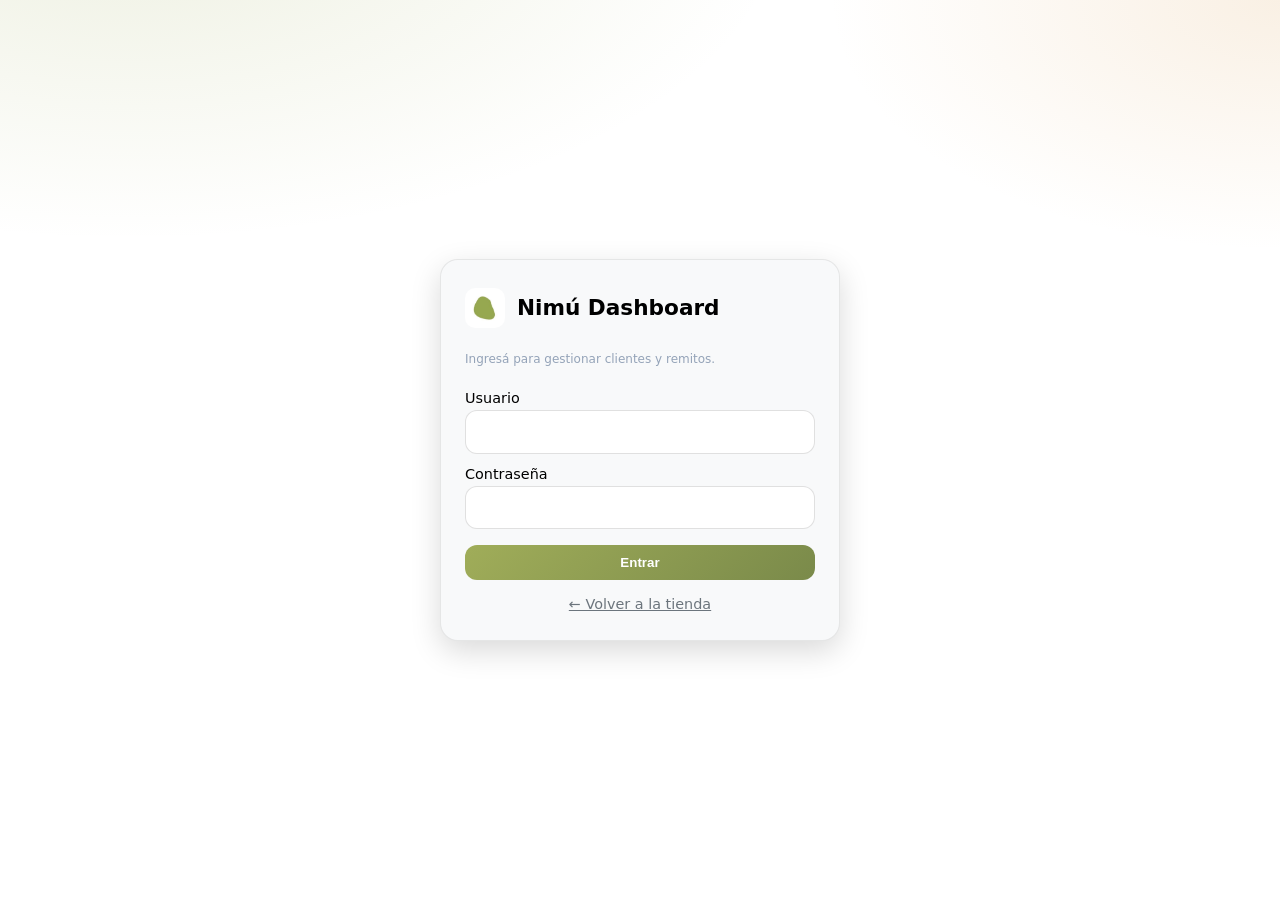
<file: dashboard.html>
<!DOCTYPE html>
<html lang="es">
<head>
  <meta charset="utf-8" />
  <meta name="viewport" content="width=device-width, initial-scale=1, viewport-fit=cover" />
  <title>Nimú — Dashboard</title>
  <link rel="icon" type="image/jpeg" href="imgs/nimuicon.jpg">
  <link rel="stylesheet" href="styles.css">
  <link rel="stylesheet" href="dashboard.css?v=22">
</head>
<body class="dash-body">
  <section id="loginView" class="dash-login">
    <form id="loginForm" class="dash-login-card" autocomplete="on">
      <div class="dash-login-brand">
        <img src="imgs/nimuicon.jpg" alt="" class="dash-login-icon" />
        <h1>Nimú Dashboard</h1>
      </div>
      <p class="muted">Ingresá para gestionar clientes y remitos.</p>
      <label class="dash-field">
        <span>Usuario</span>
        <input id="loginUser" name="username" type="text" autocomplete="username" required />
      </label>
      <label class="dash-field">
        <span>Contraseña</span>
        <input id="loginPass" name="password" type="password" autocomplete="current-password" required />
      </label>
      <p id="loginError" class="dash-error" hidden></p>
      <button type="submit" class="btn primary dash-login-btn">Entrar</button>
      <a class="dash-back-store" href="index.html">← Volver a la tienda</a>
    </form>
  </section>

  <div id="appShell" class="dash-shell is-hidden" hidden>
    <header class="dash-top">
      <div class="dash-top-brand">
        <img src="imgs/nimuicon.jpg" alt="" class="dash-top-icon" />
        <strong>Dashboard</strong>
      </div>
      <nav class="dash-nav" aria-label="Secciones">
        <button type="button" class="dash-nav-btn is-active" data-view="clients">Clientes</button>
        <button type="button" class="dash-nav-btn" data-view="slider">Slider</button>
      </nav>
      <div class="dash-top-actions">
        <label class="dash-place-label">
          <span class="muted">Lugar</span>
          <select id="placeSelect" class="select" aria-label="Lugar"></select>
        </label>
        <button type="button" class="btn" id="logoutBtn">Salir</button>
      </div>
    </header>

    <main class="dash-main">
      <!-- Lista clientes -->
      <section id="clientsView" class="dash-panel">
        <div class="dash-toolbar">
          <h2>Clientes</h2>
          <div class="dash-toolbar-actions">
            <input id="clientSearch" type="search" class="dash-search" placeholder="Buscar por nombre, teléfono o código…" />
            <button type="button" class="btn primary" id="newRemitoBtn">Nuevo remito</button>
          </div>
        </div>
        <p id="clientsStatus" class="muted dash-status"></p>
        <div class="dash-table-wrap">
          <table class="dash-table" id="clientsTable">
            <thead>
              <tr>
                <th>Código</th>
                <th>Nombre</th>
                <th>Teléfono</th>
                <th>Localidad</th>
                <th></th>
              </tr>
            </thead>
            <tbody id="clientsBody"></tbody>
          </table>
        </div>
      </section>

      <!-- Detalle cliente -->
      <section id="clientDetailView" class="dash-panel" hidden>
        <div class="dash-toolbar">
          <button type="button" class="linkbtn" id="backToClientsBtn">← Clientes</button>
          <button type="button" class="btn primary" id="remitoFromClientBtn">Agregar pedido / remito</button>
        </div>
        <div id="clientDetailCard" class="dash-detail-card"></div>
        <h3 class="dash-section-title">Pedidos asociados</h3>
        <p id="ordersStatus" class="muted dash-status"></p>
        <div id="ordersList" class="dash-orders"></div>
      </section>

      <!-- Remito -->
      <section id="remitoView" class="dash-panel" hidden>
        <div class="dash-toolbar">
          <button type="button" class="linkbtn" id="backFromRemitoBtn">← Volver</button>
          <h2 id="remitoTitle">Nuevo remito</h2>
        </div>

        <div class="dash-remito-grid">
          <fieldset class="dash-fieldset">
            <legend>Cliente</legend>
            <label class="dash-check">
              <input type="checkbox" id="remitoNewClient" />
              Cliente no está en la tienda (cargar datos manualmente)
            </label>
            <div id="remitoExistingWrap">
              <p id="remitoClientSummary" class="dash-client-summary muted">Seleccioná un cliente desde la lista, o marcá cliente nuevo.</p>
            </div>
            <div id="remitoNewFields" hidden>
              <label class="dash-field"><span>Nombre *</span><input id="remitoName" type="text" /></label>
              <label class="dash-field"><span>Apodo</span><input id="remitoNickname" type="text" placeholder="Cómo la saludamos (ej. Ana)" /></label>
              <label class="dash-field"><span>Dirección</span><input id="remitoAddress" type="text" /></label>
              <label class="dash-field"><span>Barrio / Localidad</span><input id="remitoArea" type="text" /></label>
              <label class="dash-field"><span>DNI</span><input id="remitoDni" type="text" inputmode="numeric" /></label>
            </div>
            <label class="dash-field">
              <span>Teléfono WhatsApp *</span>
              <input id="remitoPhone" type="tel" inputmode="tel" placeholder="Ej. 3425123456" />
            </label>
            <p id="remitoPhoneHint" class="muted dash-hint"></p>
            <label class="dash-field">
              <span>Notas / observaciones</span>
              <textarea id="remitoNotes" rows="2"></textarea>
            </label>
            <label class="dash-field" id="remitoZoneWrap">
              <span>Entrega</span>
              <select id="remitoZone" class="select"></select>
            </label>
          </fieldset>

          <fieldset class="dash-fieldset">
            <legend>Productos</legend>
            <div class="dash-product-add">
              <div class="dash-product-search">
                <input id="remitoProductSearch" type="search" class="dash-search" placeholder="Buscar por código o nombre…" autocomplete="off" autocorrect="off" autocapitalize="off" spellcheck="false" enterkeyhint="search" />
                <ul id="remitoProductSuggest" class="dash-suggest" hidden></ul>
              </div>
              <input id="remitoQty" type="number" min="1" value="1" class="dash-qty" aria-label="Cantidad" />
              <button type="button" class="btn primary" id="remitoAddProductBtn">Agregar</button>
            </div>
            <p id="catalogStatus" class="muted dash-status"></p>
            <div class="dash-table-wrap">
              <table class="dash-table" id="remitoItemsTable">
                <thead>
                  <tr>
                    <th>Producto</th>
                  </tr>
                </thead>
                <tbody id="remitoItemsBody"></tbody>
              </table>
            </div>
            <div class="dash-totals-box">
              <div class="row"><span>Subtotal</span><strong id="remitoSubtotal">$0</strong></div>
              <div class="row"><span>Descuento</span><strong id="remitoDiscount">$0</strong></div>
              <div class="row"><span>Envío</span><strong id="remitoShipping">$0</strong></div>
              <div class="row"><span>Total</span><strong id="remitoTotal">$0</strong></div>
            </div>
          </fieldset>
        </div>

        <div class="dash-remito-actions">
          <p id="remitoError" class="dash-error" hidden></p>
          <button type="button" class="btn primary" id="remitoSubmitBtn">Guardar y enviar por WhatsApp</button>
        </div>
      </section>

      <!-- Slider por lugar -->
      <section id="sliderView" class="dash-panel" hidden>
        <div class="dash-toolbar">
          <h2>Slider — <span id="sliderPlaceLabel">Santa Fe</span></h2>
        </div>
        <p class="muted dash-status">Máximo 7 imágenes (JPG/PNG/WEBP/GIF, hasta 8 MB). Al reemplazar un slot se pisa el archivo anterior. Editá un lugar a la vez con el selector de arriba.</p>
        <p id="sliderStatus" class="muted dash-status"></p>
        <div class="dash-slider-wrap">
          <div id="sliderSlots" class="dash-slider-slots"></div>
          <div id="sliderBusyOverlay" class="dash-slider-overlay is-hidden" hidden aria-live="polite">
            <div class="dash-slider-overlay-card">
              <div class="dash-spinner" aria-hidden="true"></div>
              <p id="sliderBusyLabel" class="dash-slider-overlay-label">Procesando…</p>
            </div>
          </div>
        </div>
      </section>
    </main>
  </div>

  <dialog id="appModal" class="app-modal" aria-labelledby="appModalMessage">
    <div class="app-modal-panel">
      <p id="appModalMessage" class="app-modal-message"></p>
      <div class="app-modal-actions">
        <button type="button" class="btn app-modal-cancel" id="appModalCancel" hidden>Cancelar</button>
        <button type="button" class="btn primary app-modal-ok" id="appModalOk">Aceptar</button>
      </div>
    </div>
  </dialog>

  <script src="js/config.js?v=22"></script>
  <script src="js/catalog.js?v=22"></script>
  <script src="js/orders-api.js?v=22"></script>
  <script src="js/slider-api.js?v=16"></script>
  <script src="js/whatsapp.js?v=20"></script>
  <script src="js/dashboard.js?v=25"></script>
</body>
</html>
</file>
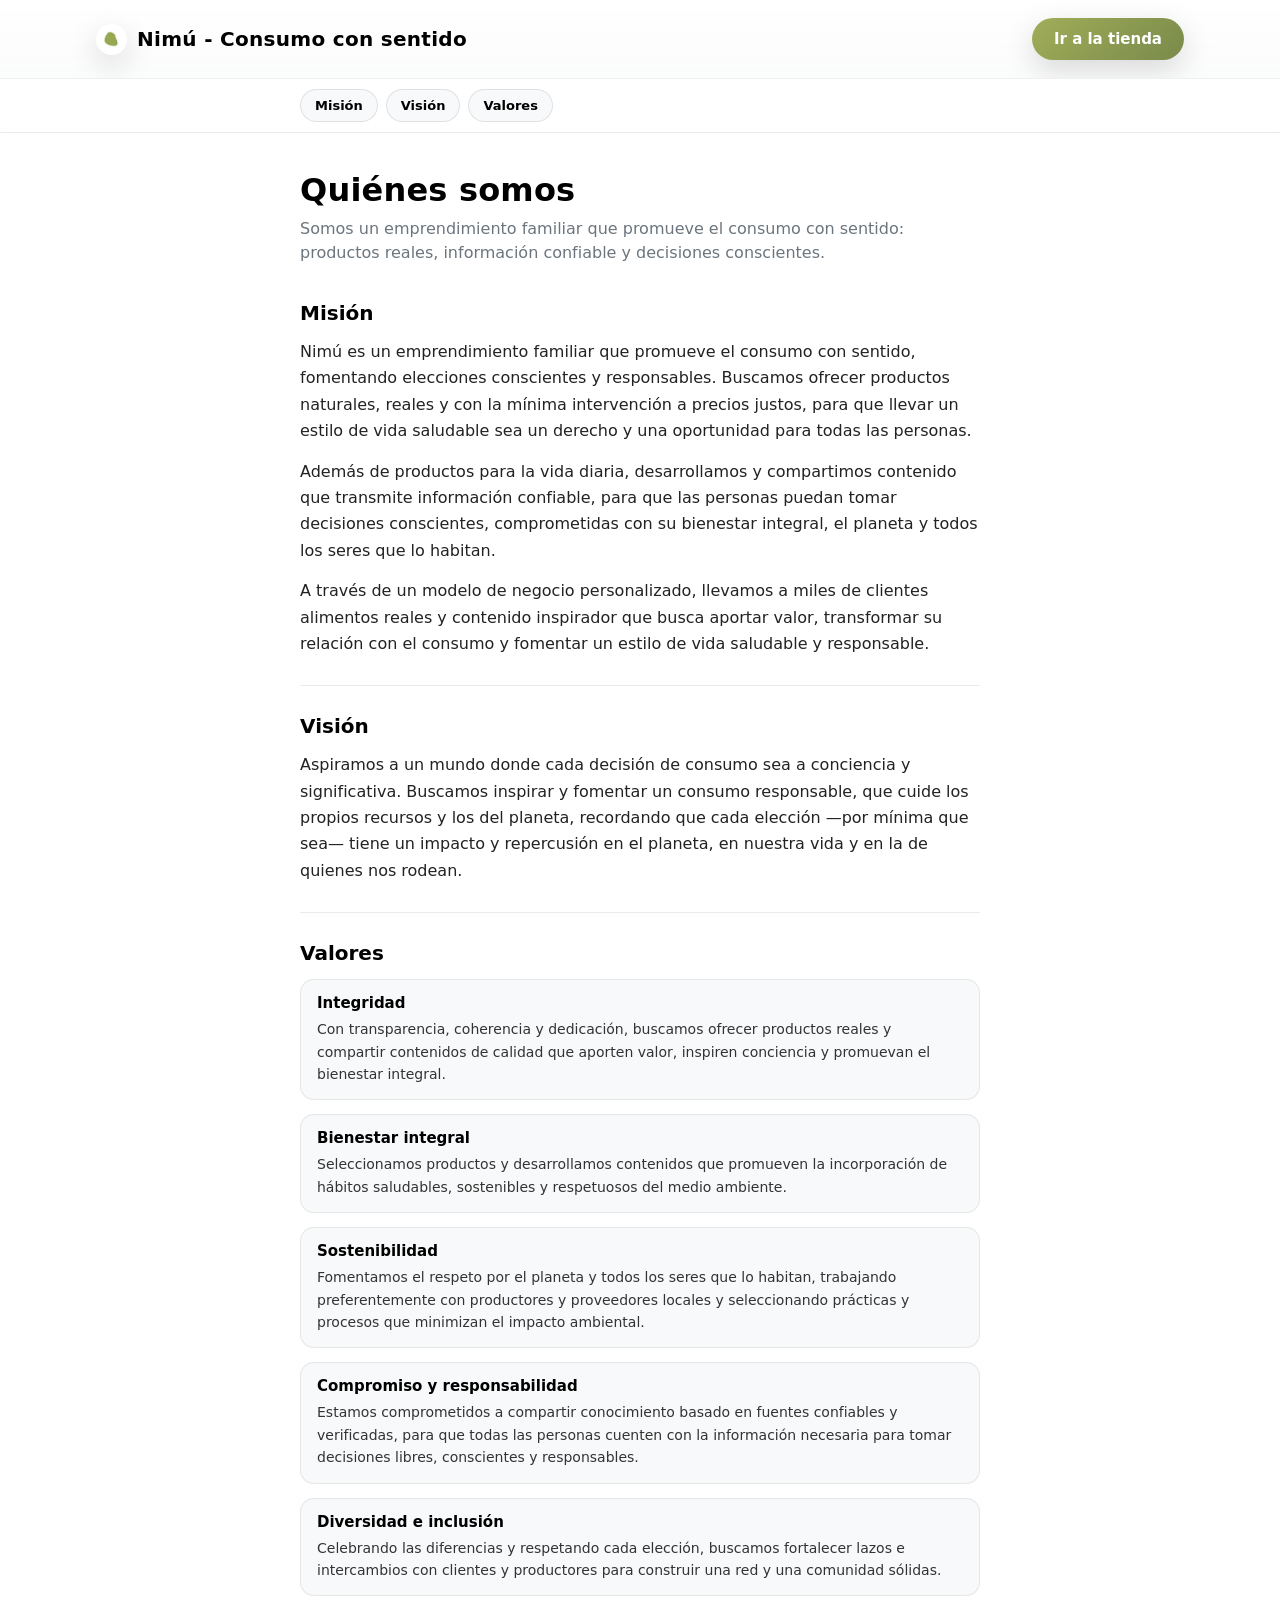
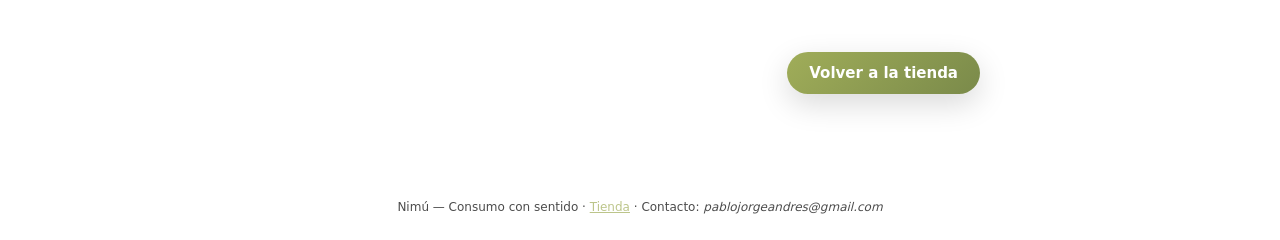
<file: quienes-somos.html>
<!DOCTYPE html>
<html lang="es">
<head>
  <meta charset="utf-8" />
  <meta name="viewport" content="width=device-width, initial-scale=1, viewport-fit=cover" />
  <title>Quiénes somos — Nimú</title>
  <meta name="description" content="Misión, visión y valores de Nimú: consumo con sentido, productos reales y bienestar integral." />
  <link rel="icon" type="image/jpeg" href="imgs/nimuicon.jpg">
  <link rel="stylesheet" href="styles.css?v=26">
</head>
<body class="about-body">
  <header class="about-header">
    <div class="container">
      <div class="row about-header-row">
        <div class="brand">
          <a href="index.html" aria-label="Volver a la tienda Nimú">
            <i><img src="imgs/nimuicon.jpg" alt="" class="brand-icon"></i>
            <span>Nimú - Consumo con sentido</span>
          </a>
        </div>
        <a class="about-cta about-header-cta" href="index.html">Ir a la tienda</a>
      </div>
    </div>
    <nav class="about-toc" aria-label="Secciones">
      <div class="about-toc-inner">
        <a href="#mision">Misión</a>
        <a href="#vision">Visión</a>
        <a href="#valores">Valores</a>
      </div>
    </nav>
  </header>

  <main class="about-main">
    <div class="about-hero">
      <h1>Quiénes somos</h1>
      <p>Somos un emprendimiento familiar que promueve el consumo con sentido: productos reales, información confiable y decisiones conscientes.</p>
    </div>

    <section id="mision" class="about-section">
      <h2>Misión</h2>
      <p>Nimú es un emprendimiento familiar que promueve el consumo con sentido, fomentando elecciones conscientes y responsables. Buscamos ofrecer productos naturales, reales y con la mínima intervención a precios justos, para que llevar un estilo de vida saludable sea un derecho y una oportunidad para todas las personas.</p>
      <p>Además de productos para la vida diaria, desarrollamos y compartimos contenido que transmite información confiable, para que las personas puedan tomar decisiones conscientes, comprometidas con su bienestar integral, el planeta y todos los seres que lo habitan.</p>
      <p>A través de un modelo de negocio personalizado, llevamos a miles de clientes alimentos reales y contenido inspirador que busca aportar valor, transformar su relación con el consumo y fomentar un estilo de vida saludable y responsable.</p>
    </section>

    <section id="vision" class="about-section">
      <h2>Visión</h2>
      <p>Aspiramos a un mundo donde cada decisión de consumo sea a conciencia y significativa. Buscamos inspirar y fomentar un consumo responsable, que cuide los propios recursos y los del planeta, recordando que cada elección —por mínima que sea— tiene un impacto y repercusión en el planeta, en nuestra vida y en la de quienes nos rodean.</p>
    </section>

    <section id="valores" class="about-section">
      <h2>Valores</h2>
      <ul class="about-values">
        <li>
          <strong>Integridad</strong>
          <span>Con transparencia, coherencia y dedicación, buscamos ofrecer productos reales y compartir contenidos de calidad que aporten valor, inspiren conciencia y promuevan el bienestar integral.</span>
        </li>
        <li>
          <strong>Bienestar integral</strong>
          <span>Seleccionamos productos y desarrollamos contenidos que promueven la incorporación de hábitos saludables, sostenibles y respetuosos del medio ambiente.</span>
        </li>
        <li>
          <strong>Sostenibilidad</strong>
          <span>Fomentamos el respeto por el planeta y todos los seres que lo habitan, trabajando preferentemente con productores y proveedores locales y seleccionando prácticas y procesos que minimizan el impacto ambiental.</span>
        </li>
        <li>
          <strong>Compromiso y responsabilidad</strong>
          <span>Estamos comprometidos a compartir conocimiento basado en fuentes confiables y verificadas, para que todas las personas cuenten con la información necesaria para tomar decisiones libres, conscientes y responsables.</span>
        </li>
        <li>
          <strong>Diversidad e inclusión</strong>
          <span>Celebrando las diferencias y respetando cada elección, buscamos fortalecer lazos e intercambios con clientes y productores para construir una red y una comunidad sólidas.</span>
        </li>
      </ul>
    </section>

    <div class="about-actions">
      <a class="about-cta" href="index.html">Volver a la tienda</a>
    </div>
  </main>

  <footer>
    Nimú — Consumo con sentido · <a href="index.html">Tienda</a> · Contacto: <em>pablojorgeandres@gmail.com</em>
  </footer>
</body>
</html>
</file>
<file: styles.css>
:root{
  --bg:#ffffff;           /* blanco */
  --panel:#f8f9fa;        /* gris muy claro */
  --soft:#e9ecef;         /* gris claro */
  --muted:#6c757d;        /* gris medio */
  --text:#000000;         /* negro */
  --accent:#a0ad59;       /* verde */
  --accent-2:#e5bb84;     /* beige */
  --danger:#dc3545;       /* rojo */
  --shadow: 0 10px 30px rgba(0,0,0,.15);
  --radius: 18px;
  /* Altura del <header> del sitio; la pone JS (sticky bar del listado en ≥562px) */
  --nim-site-header-h: 220px;
}

/* Fix para over-scroll background */
html{
  background: var(--bg);
  overscroll-behavior: none;
  /* iOS Safari fix */
  -webkit-overflow-scrolling: touch;
}

*{box-sizing:border-box}
body{
  margin:0; font-family: system-ui, -apple-system, Segoe UI, Roboto, Ubuntu, Cantarell, "Helvetica Neue", Arial, "Noto Sans", sans-serif;
  background: var(--bg);
  color:var(--text);
  min-height:100dvh;
  overscroll-behavior-y: contain;
  /* iOS bounce fix adicional */
  -webkit-overflow-scrolling: touch;
  position: relative;
}
header{
  position:sticky; top:0; z-index:20;
  backdrop-filter: blur(8px);
  background: linear-gradient(180deg, rgba(255,255,255,.95), rgba(248,249,250,.9));
  border-bottom: 1px solid rgba(0,0,0,.08);
}

/* Top ticker / telebús */
.top-ticker{
  --ticker-h: 34px;
  background:#111;
  color:#fff;
  overflow:hidden;
  height:var(--ticker-h);
  line-height:var(--ticker-h);
  transition:height .28s ease, opacity .2s ease;
  border-bottom:1px solid rgba(255,255,255,.06);
}
.top-ticker.is-collapsed,
.top-ticker.is-place-hidden{
  height:0;
  opacity:0;
  border-bottom-width:0;
  pointer-events:none;
}
.top-ticker-track{
  display:flex;
  width:max-content;
  gap:10rem;
  animation:nim-ticker 55s linear infinite;
  will-change:transform;
}
.top-ticker-group{
  display:flex;
  align-items:center;
  gap:10rem;
  padding:0;
  white-space:nowrap;
  font-size:12px;
  font-weight:600;
  letter-spacing:.03em;
}
@keyframes nim-ticker{
  from{ transform:translateX(0); }
  to{ transform:translateX(-50%); }
}
@media (prefers-reduced-motion: reduce){
  .top-ticker-track{ animation:none; }
}

/* Contenido de cabecera que se pega al header */
.header-content{
  position: sticky;
  top: 110px;
  z-index: 15;
  padding: 12px 0;
  margin-bottom: 8px;
}

/* Listado de productos: en móvil sin sticky (el botón Categorías usa anclaje JS <562px). */
#productList .header-content{
  position: relative;
  top: auto;
  z-index: auto;
}

/* Desktop ≥562px: sticky bajo el header; sin capa visual extra (mismo padding/altura que .header-content) */
@media (min-width: 562px){
  #productList .header-content{
    position: sticky;
    top: var(--nim-site-header-h, 220px);
    z-index: 18;
  }
}

.header-content .container{
  display: flex;
  align-items: center;
  justify-content: space-between;
  gap: 12px;
  flex-wrap: wrap;
}

.header-content .nav-left{
  display: flex;
  align-items: center;
  gap: 8px;
  flex-wrap: wrap;
}

.header-content .nav-title{
  font-weight: 800;
  font-size: 18px;
  color: var(--text);
  margin: 0;
}

.header-content .nav-subtitle{
  color: var(--muted);
  font-size: 13px;
  margin: 0;
}

.header-content .nav-right{
  display: flex;
  align-items: center;
  gap: 8px;
  flex-wrap: wrap;
}

.header-content .category-name{
  font-weight: 900;
  font-size: 24px;
  color: var(--text);
  margin: 0;
}

/* Botón "Categorías" en listado: al scroll, se ancla a la fila del header (misma línea que el carrito en móvil) */
.back-cats-wrap{
  display: inline-flex;
  align-items: center;
  vertical-align: middle;
}
.back-cats-placeholder{
  display: none;
  flex-shrink: 0;
}
.back-cats-wrap .btn.back-cats-btn{
  flex: 0 0 auto;
}
/* Anclaje al header solo en viewport < 562px (561px inclusive) */
@media (max-width: 561px){
  #backToCatsBtn.is-header-docked{
    position: fixed;
    /* Por encima del header del sitio (z-index 20), por debajo del drawer (40) */
    z-index: 35;
    flex: none;
    margin: 0;
    min-width: min-content;
    background: var(--panel);
    box-shadow: 0 2px 10px rgba(0, 0, 0, 0.12);
  }
}

.container{max-width:1120px; margin:0 auto; padding:18px 16px;}
.row{display:flex; gap:12px; align-items:center; flex-wrap:wrap}
.brand{display:flex; align-items:center; gap:10px; font-weight:800; font-size:20px; letter-spacing:.3px}
.brand i{width:31px; height:31px; border-radius:50%; display:inline-grid; place-items:center; background:white; box-shadow: var(--shadow); overflow:hidden;}
.brand-icon{width:24px; height:24px; object-fit:cover; border-radius:50%;}

.search{flex:1 1 160px; min-width:0; display:flex; gap:8px}
.search.hidden{display:none}
.search input{flex:1; min-width:0; width:100%; padding:12px 14px; border-radius:12px; border:1px solid rgba(0,0,0,.12); background:var(--bg); color:var(--text)}
.search input::placeholder{color:var(--muted)}

.pillbar{display:flex; gap:8px; overflow:auto; scrollbar-width:none; padding:8px 0 4px}
.pill{white-space:nowrap; padding:8px 12px; border-radius:999px; background:var(--panel); border:1px solid rgba(0,0,0,.08); color:var(--muted); cursor:pointer; font-size:14px}
.pill.active{background:linear-gradient(135deg, rgba(160,173,89,.15), rgba(229,187,132,.15)); color:var(--text); border-color:var(--accent)}

main{padding:20px 16px 120px}

/* Tarjetas genéricas */
.grid{max-width:1120px; margin:0 auto; display:grid; grid-template-columns: repeat( auto-fill, minmax(220px, 1fr) ); gap:16px}
.grid .search-result-count{grid-column:1 / -1; margin:0}
.card{background:var(--bg); border:1px solid rgba(0,0,0,.08); border-radius:var(--radius); box-shadow: var(--shadow); display:flex; flex-direction:column; overflow:hidden; justify-content:space-between}
.thumb{aspect-ratio: 4/3; background:var(--panel); display:grid; place-items:center; font-size:46px}
.thumb.hasimg{background-size:cover; background-position:center; font-size:0}
.content{padding:14px; display:flex; flex-direction:column; flex-grow:1}
.title{font-weight:700; font-size:16px; line-height:1.2; margin:0 0 6px}
.desc{color:var(--muted); font-size:13px; min-height:34px; flex-grow:1}
.muted{color:#94a3b8; font-size:12px}
.row-s{display:flex; gap:8px; align-items:center; justify-content:space-between}
select, button, input[type="number"], textarea{background:var(--panel); color:var(--text); border:1px solid rgba(0,0,0,.12); border-radius:12px; padding:10px 12px}
select{width:100%}
.price{font-weight:800}
.box-qty-hint{min-height:1.2em; margin:0 0 4px}
.box-qty-hint:empty{display:none}
.actions{display:flex; gap:8px; margin-top:auto; padding-top:12px}
.btn{flex:1; padding:10px 12px; border-radius:12px; border:1px solid rgba(0,0,0,.12); background:var(--panel); color:var(--text); cursor:pointer}
.btn.primary{background:linear-gradient(135deg,var(--accent),#7a8a4a); color:var(--bg); font-weight:800; border:none}

/* Floating cart button */
.fab{
  display:flex; align-items:center; gap:10px;
  flex-shrink:0;
  background:linear-gradient(135deg,var(--accent),#7a8a4a);
  color:var(--bg); border:none; border-radius:999px;
  padding:12px 16px; font-weight:800; box-shadow: var(--shadow);
  cursor:pointer
}
.fab.hidden{display:none}
.badge{background:var(--text); color:var(--bg); padding:2px 8px; border-radius:999px; font-size:12px; border:1px solid rgba(0,0,0,.18)}

/* Cart drawer */
.drawer{position:fixed; top:0; right:0; bottom:0; width:380px; max-width:100vw; background:var(--bg); border-left:1px solid rgba(0,0,0,.08); transform: translateX(100%); transition:transform .28s ease; z-index:40; display:flex; flex-direction:column}
.drawer.open{transform: translateX(0)}
.drawer header{position:sticky; top:0; background:rgba(255,255,255,.98); padding:14px 16px; display:flex; align-items:center; justify-content:space-between; border-bottom:1px solid rgba(0,0,0,.08)}
.drawer main{flex:1; overflow:auto; padding:12px 12px 140px}
.line{display:grid; grid-template-columns: 1fr auto; gap:8px; align-items:center; padding:12px; border:1px solid rgba(0,0,0,.08); background:var(--panel); border-radius:14px; margin-bottom:10px}
.qty{display:flex; align-items:center; gap:6px}
.qty button{width:28px; height:28px; border-radius:8px}
.remove{background:transparent; color:#fda4af; border:none; cursor:pointer}

/* Aviso colapsable "Importante!" (primer ítem del carrito) */
.line.cart-important{display:flex; flex-direction:column; align-items:stretch; gap:0; grid-template-columns:unset; background:#fff7f4; border-color:rgba(198,40,40,.2)}
.cart-important-head{display:flex; justify-content:space-between; align-items:center; gap:10px; width:100%; margin:0; padding:0; border:none; background:transparent; font:inherit; cursor:pointer; text-align:left}
.cart-important-title{display:flex; align-items:center; gap:6px; font-weight:700; font-size:15px; color:#c62828}
.cart-important-warn{font-size:1.15em; line-height:1; flex-shrink:0; font-style:normal}
.cart-important-chevron{flex-shrink:0; font-size:12px; color:var(--muted); transition:transform .22s ease; line-height:1}
.line.cart-important.is-collapsed .cart-important-chevron{transform:rotate(-90deg)}
.cart-important-body{padding-top:10px; margin-top:8px; border-top:1px solid rgba(0,0,0,.08); font-size:13px; line-height:1.45; color:var(--text)}
.cart-important-body p{margin:0 0 10px}
.cart-important-body p:last-child{margin-bottom:0}
.cart-important-legal{
  font-family: monospace, 'Times New Roman', Times, serif;
  font-size:12px;
  line-height:1.4;
  letter-spacing:0.02em;
  color:#666;
  font-style:normal;
  text-align:left;
}
.cart-important-thanks{text-align:right; margin:0 0 10px}
.cart-important-freeze{
  margin:0 0 10px;
  padding:10px 12px;
  border-radius:10px;
  background:linear-gradient(135deg, rgba(180,255,160,.55), rgba(120,230,140,.4));
  border:1px solid rgba(60,180,90,.35);
  box-shadow:0 0 0 1px rgba(255,255,255,.4) inset;
}
.cart-important-freeze > p{margin:0 0 8px}
.cart-important-freeze > p:last-child{margin-bottom:0}
.cart-important-freeze .cart-important-row{margin:6px 0}
.cart-important-freeze .cart-important-row:first-of-type{margin-top:2px}
.cart-important-accept{margin-top:12px; padding:10px 12px; border-top:none; text-align:left; background:rgba(198,40,40,.07); border:1px solid rgba(198,40,40,.28); border-radius:10px}
.cart-important-accept:has(.cart-important-accept-cb:checked){background:rgba(160,173,89,.14); border-color:rgba(160,173,89,.42)}
.cart-important-accept-label{display:inline-flex; align-items:center; gap:10px; cursor:pointer; font-size:14px; font-weight:700; color:#c62828; user-select:none}
.cart-important-accept:has(.cart-important-accept-cb:checked) .cart-important-accept-label{color:#5d6a2e}
.cart-important-accept-cb{width:22px; height:22px; flex-shrink:0; accent-color:#c62828; cursor:pointer}
.cart-important-accept:has(.cart-important-accept-cb:checked) .cart-important-accept-cb{accent-color:var(--accent)}
.cart-important-row{display:flex; align-items:center; gap:8px; flex-wrap:wrap; margin:6px 0}
.cart-important-row code{flex:1; min-width:0; font-family:ui-monospace,monospace; font-size:12px; background:rgba(0,0,0,.05); padding:4px 8px; border-radius:8px; word-break:break-all}
.cart-important-copy{flex-shrink:0; display:inline-grid; place-items:center; width:32px; height:32px; padding:0; border:1px solid rgba(0,0,0,.1); border-radius:8px; background:var(--bg); cursor:pointer; color:var(--text)}
.cart-important-copy:hover{background:var(--panel)}
.cart-important-copy svg{width:16px; height:16px; display:block; opacity:.85}

.totals{position:fixed; right:0; bottom:0; width:380px; max-width:100vw; background:rgba(255,255,255,.98); border-top:1px solid rgba(0,0,0,.08); padding:12px; display:grid; gap:10px; z-index:50}
.totals .row{justify-content:space-between}
.notes{width:100%; min-height:72px}
.select{width:100%}
/* Campos del carrito: mismo borde y radios */
.drawer main > .line.cart-fields-line > .cart-drawer-field{
  width:100%;
  box-sizing:border-box;
  border:1px solid rgba(0,0,0,.12);
  border-radius:12px;
  min-height:40px;
  padding:10px 12px;
  font-size:14px;
  line-height:1.35;
  background:var(--bg);
  color:var(--text);
}
.drawer main > .line.cart-fields-line > .cart-drawer-field.select,
.drawer main > .line.cart-fields-line > select.cart-drawer-field{
  min-height:44px;
  padding-right:42px;
  -webkit-appearance:none;
  appearance:none;
  background-color:var(--bg);
  background-image:url('data:image/svg+xml;utf8,\
<svg xmlns="http://www.w3.org/2000/svg" viewBox="0 0 24 24" fill="%23cbd5e1"><path d="M7 10l5 5 5-5"/></svg>');
  background-repeat:no-repeat;
  background-position:right 12px center;
  background-size:16px 16px;
}
.drawer main > .line.cart-fields-line > textarea.cart-drawer-field{
  min-height:72px;
  height:auto;
  resize:vertical;
}
.drawer main > .line.cart-fields-line > :not(:first-child){
  margin-top:8px;
}
.zone-map-link-wrap{display:flex; justify-content:flex-end; margin-top:0}
.zone-map-link{font-size:13px; padding:0}
.zone-map-dialog{max-width:min(520px,96vw); padding:0; border:none; border-radius:14px; background:var(--bg); box-shadow:0 12px 40px rgba(0,0,0,.2)}
.zone-map-dialog::backdrop{background:rgba(0,0,0,.45)}
.zone-map-dialog-inner{position:relative; padding:12px; padding-top:40px}
.zone-map-dialog-close{position:absolute; top:8px; right:8px; z-index:1}
.zone-map-dialog img{max-width:100%; height:auto; display:block; border-radius:8px}

/* Modal unificado (alert / confirm) */
.app-modal{
  max-width:min(360px,92vw);
  width:100%;
  padding:0;
  border:none;
  border-radius:14px;
  background:var(--bg);
  box-shadow:0 12px 40px rgba(0,0,0,.2);
}
.app-modal::backdrop{background:rgba(0,0,0,.45)}
.app-modal-panel{padding:24px 20px 20px}
.app-modal-message{
  margin:0 0 20px;
  font-size:15px;
  line-height:1.45;
  color:var(--text);
  white-space:pre-line;
}
.app-modal-actions{display:flex; flex-wrap:wrap; gap:10px; justify-content:flex-end}
.app-modal-actions .btn{min-width:100px}
.app-modal-actions .btn.primary{border:none}

.cta{display:flex; gap:8px}

footer{opacity:.7; text-align:center; padding:26px; font-size:12px}
a{color:#a5f3fc}

/* Place home slider */
.place-slider{
  max-width:1120px;
  margin:0 auto 18px;
  position:relative;
}
.place-slider.is-hidden{display:none}
.place-slider-viewport{
  position:relative;
  overflow:hidden;
  border-radius:16px;
  aspect-ratio:2.4 / 1;
  background:rgba(0,0,0,.04);
}
.place-slider-track{
  display:flex;
  height:100%;
  transition:transform .45s ease;
  will-change:transform;
}
.place-slider-slide{
  flex:0 0 100%;
  width:100%;
  height:100%;
  border:0;
  padding:0;
  margin:0;
  background:transparent;
  cursor:default;
  display:block;
  overflow:hidden;
}
.place-slider-slide.is-clickable{cursor:pointer}
.place-slider-slide img{
  width:100%;
  height:100%;
  object-fit:cover;
  display:block;
  pointer-events:none;
}
.place-slider-arrow{
  position:absolute;
  top:50%;
  left:auto;
  transform:translateY(-50%);
  width:36px;
  height:36px;
  margin:0;
  padding:0;
  border:0;
  border-radius:50%;
  background:rgba(255,255,255,.88);
  color:#222;
  cursor:pointer;
  display:none;
  align-items:center;
  justify-content:center;
  box-shadow:0 2px 10px rgba(0,0,0,.12);
  z-index:2;
}
.place-slider-arrow::before{
  content:"";
  width:8px;
  height:8px;
  border-style:solid;
  border-color:#222;
  border-width:0 0 2px 2px;
  box-sizing:border-box;
  flex-shrink:0;
}
.place-slider-prev{left:10px; right:auto}
.place-slider-prev::before{transform:rotate(45deg); margin-left:3px}
.place-slider-next{right:10px; left:auto}
.place-slider-next::before{transform:rotate(-135deg); margin-right:3px}
@media (min-width:768px){
  .place-slider-arrow{display:flex}
}
.place-slider-dots{
  display:flex;
  justify-content:center;
  gap:8px;
  margin-top:10px;
}
.place-slider-dot{
  width:8px;
  height:8px;
  border-radius:50%;
  border:0;
  padding:0;
  background:rgba(0,0,0,.22);
  cursor:pointer;
}
.place-slider-dot.is-active{background:var(--accent, #a0ad59)}

/* Home de categorías */
.catsgrid{max-width:1120px; margin:0 auto; display:grid; grid-template-columns: repeat( auto-fill, minmax(280px, 1fr) ); gap:16px}
.catcard{background:var(--bg); border:1px solid rgba(0,0,0,.08); border-radius:var(--radius); box-shadow: var(--shadow); padding:18px; display:flex; align-items:center; justify-content:space-between; gap:12px; cursor:pointer; min-width:280px}
.catcard .left{display:flex; align-items:center; gap:12px; flex:1; min-width:0}
.catcard .emoji{font-size:28px; width:38px; height:38px; display:grid; place-items:center; border-radius:12px; background:var(--panel); border:1px solid rgba(0,0,0,.08); flex-shrink:0}
.catcard .catimg{width:120px; height:120px; border-radius:12px; background:var(--panel) center/cover no-repeat; border:1px solid rgba(0,0,0,.08); flex-shrink:0}
.catcard .name{font-weight:800; overflow:hidden; text-overflow:ellipsis}
.catcard .count{display: none;}
.catcard .arrow{color:var(--muted); font-size:18px; flex-shrink:0; margin-left:8px}

/* Pantalla de lugares (capa 0) */
.placesgrid{max-width:820px; margin:0 auto; display:grid; grid-template-columns: repeat( auto-fit, minmax(260px, 1fr) ); gap:16px}
.placecard{
  background:var(--bg);
  border:1px solid rgba(0,0,0,.08);
  border-radius:var(--radius);
  box-shadow: var(--shadow);
  padding:18px;
  cursor:pointer;
  display:flex; flex-direction:column; gap:12px; align-items:center; text-align:center;
}
.placeimg{
  width:100%; aspect-ratio: 16/9;
  background:#fff center/contain no-repeat;
  border:1px solid rgba(0,0,0,.08);
  border-radius:14px;
}
.placename{font-weight:900; font-size:18px; letter-spacing:.2px}

.places-about-wrap{
  display:flex;
  justify-content:center;
  margin:48px auto 16px;
  max-width:820px;
  padding:0 16px;
}
.about-cta{
  display:inline-flex;
  align-items:center;
  justify-content:center;
  background:linear-gradient(135deg,var(--accent),#7a8a4a);
  color:#fff !important;
  text-decoration:none;
  border:none;
  border-radius:999px;
  padding:12px 22px;
  font-weight:800;
  font-size:15px;
  box-shadow:var(--shadow);
  cursor:pointer;
}
.places-about-wrap .about-cta{
  padding:14px 26px;
  font-size:18px;
}
.about-cta:hover{ filter:brightness(1.03); }

/* Página Quiénes somos */
.about-body header.about-header{
  position:sticky;
  top:0;
  z-index:20;
}
.about-body .about-header-row{
  display:flex;
  flex-wrap:nowrap;
  align-items:center;
  justify-content:space-between;
  gap:12px;
  width:100%;
}
.about-body header .brand{
  order:0;
  flex:1 1 auto;
  min-width:0;
  margin-right:auto;
}
.about-body header .brand a{
  color:inherit;
  text-decoration:none;
  display:inline-flex;
  align-items:center;
  gap:10px;
  max-width:100%;
}
.about-body header .about-header-cta{
  order:1;
  flex:0 0 auto;
  margin-left:auto;
}
.about-toc{
  border-top:1px solid rgba(0,0,0,.06);
  background:rgba(255,255,255,.96);
  backdrop-filter:blur(8px);
}
.about-toc-inner{
  max-width:720px;
  margin:0 auto;
  padding:10px 20px;
  display:flex;
  flex-wrap:wrap;
  gap:8px;
}
.about-toc a{
  color:var(--text) !important;
  text-decoration:none;
  border:1px solid rgba(0,0,0,.1);
  background:var(--panel);
  border-radius:999px;
  padding:8px 14px;
  font-size:13px;
  font-weight:700;
}
.about-toc a:hover{
  border-color:rgba(160,173,89,.55);
  background:rgba(160,173,89,.12);
}
.about-main{
  max-width:720px;
  margin:0 auto;
  padding:28px 20px 80px;
}
.about-hero{
  margin-bottom:28px;
}
.about-hero h1{
  margin:10px 0 8px;
  font-size:clamp(1.6rem, 3vw, 2rem);
  letter-spacing:.2px;
}
.about-hero p{
  margin:0;
  color:var(--muted);
  line-height:1.5;
  max-width:38rem;
}
.about-section{
  padding:28px 0;
  border-top:1px solid rgba(0,0,0,.08);
  scroll-margin-top:140px;
}
.about-section:first-of-type{ border-top:none; padding-top:8px; }
.about-section h2{
  margin:0 0 14px;
  font-size:1.25rem;
}
.about-section p{
  margin:0 0 14px;
  line-height:1.65;
  color:#222;
}
.about-section p:last-child{ margin-bottom:0; }
.about-values{
  display:grid;
  gap:14px;
  margin:0;
  padding:0;
  list-style:none;
}
.about-values li{
  padding:14px 16px;
  border:1px solid rgba(0,0,0,.08);
  border-radius:14px;
  background:var(--panel);
}
.about-values strong{
  display:block;
  margin-bottom:6px;
  font-size:15px;
}
.about-values span{
  display:block;
  line-height:1.6;
  color:#333;
  font-size:14px;
}
.about-actions{
  display:flex;
  flex-wrap:wrap;
  justify-content:flex-end;
  gap:10px;
  margin-top:28px;
}
.about-actions .about-cta{ color:#fff !important; }
footer a{ color:var(--accent); }

/* Mobile: botón en el header, alineado a la derecha del brand */
@media (max-width: 767px){
  header .row{ display:flex; flex-wrap:wrap; align-items:center; }
  .brand{ order:1; }
  .fab{ order:2; margin-left:auto; position:static; }
  .search{ order:3; flex-basis:100%; }
  .pillbar{ margin-top:8px; }
  
  /* Barra sticky responsive */
  .sticky-nav .container{ 
    flex-direction: column; 
    align-items: flex-start; 
    gap: 8px; 
  }
  .sticky-nav .nav-right{ 
    width: 100%; 
    justify-content: space-between; 
  }
  .sticky-nav .category-name{ 
    font-size: 18px; 
  }
}
@media (min-width: 768px){
  /* Stay in the header row so search can shrink; sticky header makes position:fixed overlay it */
  .fab{ position:static; flex-shrink:0; }
}

#closeCartBtn { flex:none; padding:12px 22px; border-radius:30px; }

/* === Controles iOS-friendly === */
select, .select,
input[type="number"], input[type="text"], input[type="search"], textarea {
  font-size: 16px; line-height: 1.35; min-height: 44px; padding: 12px 14px; border-radius: 12px;
}
select, .select {
  -webkit-appearance: none; appearance: none; padding-right: 42px;
  background-image: url('data:image/svg+xml;utf8,\
<svg xmlns="http://www.w3.org/2000/svg" viewBox="0 0 24 24" fill="%23cbd5e1"><path d="M7 10l5 5 5-5"/></svg>');
  background-repeat: no-repeat; background-position: right 12px center; background-size: 16px 16px;
}
@media (max-width: 767px){
  .row-s select, .row-s .select { min-height: 46px; padding: 12px 46px 12px 14px; }
}
select:focus, .select:focus, input:focus, textarea:focus { outline: 2px solid rgba(160,173,89,.55); outline-offset: 2px; }

/* Botoncito utilitario */
.linkbtn{ background:transparent; color:var(--accent); border:1px dashed rgba(160,173,89,.4); padding:8px 12px; border-radius:999px; cursor:pointer; }

/* === SKELETON LOADING === */
@keyframes shimmer {
  0% { background-position: -200px 0; }
  100% { background-position: calc(200px + 100%) 0; }
}

.skeleton {
  background: linear-gradient(90deg, var(--soft) 25%, rgba(0,0,0,.05) 37%, var(--soft) 63%);
  background-size: 200px 100%;
  animation: shimmer 1.5s ease-in-out infinite;
  border-radius: 8px;
}

/* Skeleton para tarjetas de categorías */
.skeleton-catcard {
  background: var(--bg);
  border: 1px solid rgba(0,0,0,.08);
  border-radius: var(--radius);
  box-shadow: var(--shadow);
  padding: 18px;
  display: flex;
  align-items: center;
  justify-content: space-between;
  gap: 12px;
  min-width: 280px;
  min-height: 80px;
}

.skeleton-catcard .skeleton-left {
  display: flex;
  align-items: center;
  gap: 12px;
  flex: 1;
  min-width: 0;
}

.skeleton-catimg {
  width: 120px;
  height: 120px;
  border-radius: 12px;
  background: var(--soft);
  flex-shrink: 0;
}

.skeleton-catinfo {
  display: flex;
  flex-direction: column;
  gap: 8px;
  flex: 1;
  min-width: 0;
}

.skeleton-catname {
  width: 140px;
  height: 20px;
}

.skeleton-catcount {
  width: 90px;
  height: 14px;
}

.skeleton-catcard .skeleton-arrow {
  width: 20px;
  height: 20px;
  background: var(--soft);
  border-radius: 4px;
  flex-shrink: 0;
}

/* Skeleton para tarjetas de productos */
.skeleton-card {
  background: var(--bg);
  border: 1px solid rgba(0,0,0,.08);
  border-radius: var(--radius);
  box-shadow: var(--shadow);
  display: flex;
  flex-direction: column;
  overflow: hidden;
}

.skeleton-thumb {
  aspect-ratio: 4/3;
  background: var(--soft);
}

.skeleton-content {
  padding: 14px;
  display: flex;
  flex-direction: column;
  gap: 8px;
}

.skeleton-title {
  width: 80%;
  height: 18px;
}

.skeleton-desc {
  width: 100%;
  height: 14px;
}

.skeleton-desc:nth-of-type(2) {
  width: 70%;
}

.skeleton-category {
  width: 60px;
  height: 12px;
  margin-top: 4px;
}

.skeleton-price-row {
  display: flex;
  justify-content: space-between;
  align-items: center;
  margin-top: 8px;
  gap: 8px;
}

.skeleton-select {
  flex: 1;
  height: 44px;
  border-radius: 12px;
}

.skeleton-actions {
  display: flex;
  gap: 8px;
  margin-top: 10px;
}

.skeleton-btn {
  flex: 1;
  height: 44px;
  border-radius: 12px;
}

.skeleton-btn:nth-child(1), .skeleton-btn:nth-child(2), .skeleton-btn:nth-child(3) {
  max-width: 44px;
}

.skeleton-btn:nth-child(4) {
  flex: 2;
}

/* Skeleton para lugares */
.skeleton-placecard {
  background: var(--bg);
  border: 1px solid rgba(0,0,0,.08);
  border-radius: var(--radius);
  box-shadow: var(--shadow);
  padding: 18px;
  display: flex;
  flex-direction: column;
  gap: 12px;
  align-items: center;
  text-align: center;
  min-height: 200px;
}

.skeleton-placeimg {
  width: 100%;
  aspect-ratio: 16/9;
  border-radius: 14px;
  background: var(--soft);
}

.skeleton-placename {
  width: 120px;
  height: 22px;
}

.skeleton-placedesc {
  width: 180px;
  height: 14px;
}
</file>
<file: dashboard.css>
/* Dashboard — admin shell on top of store tokens */

.dash-body {
  min-height: 100dvh;
  background:
    radial-gradient(1200px 600px at 10% -10%, rgba(160, 173, 89, 0.18), transparent 55%),
    radial-gradient(900px 500px at 100% 0%, rgba(229, 187, 132, 0.22), transparent 50%),
    var(--bg);
}

/* Never rely on bare [hidden] — display:grid/flex wins over UA rule */
.dash-login[hidden],
.dash-shell[hidden],
.dash-panel[hidden],
.dash-fieldset [hidden],
#remitoNewFields[hidden],
#remitoExistingWrap[hidden],
#remitoZoneWrap[hidden],
.is-hidden {
  display: none !important;
}

.dash-login {
  min-height: 100dvh;
  display: grid;
  place-items: center;
  padding: max(24px, env(safe-area-inset-top)) 16px max(24px, env(safe-area-inset-bottom));
}

.dash-login-card {
  width: min(400px, 100%);
  background: var(--panel);
  border: 1px solid rgba(0, 0, 0, 0.08);
  border-radius: var(--radius);
  box-shadow: var(--shadow);
  padding: 28px 24px;
  display: flex;
  flex-direction: column;
  gap: 12px;
}

.dash-login-brand {
  display: flex;
  align-items: center;
  gap: 12px;
}

.dash-login-brand h1 {
  margin: 0;
  font-size: 1.35rem;
}

.dash-login-icon,
.dash-top-icon {
  width: 40px;
  height: 40px;
  border-radius: 10px;
  object-fit: cover;
}

.dash-login-btn {
  width: 100%;
  margin-top: 4px;
}

.dash-back-store {
  text-align: center;
  color: var(--muted);
  font-size: 0.9rem;
  margin-top: 4px;
}

.dash-field {
  display: flex;
  flex-direction: column;
  gap: 4px;
  font-size: 0.9rem;
}

.dash-field input,
.dash-field textarea,
.dash-field select,
.dash-search,
.dash-qty {
  width: 100%;
  padding: 10px 12px;
  border: 1px solid rgba(0, 0, 0, 0.12);
  border-radius: 12px;
  background: #fff;
  font: inherit;
  font-size: 16px;
  line-height: 1.35;
}

.dash-error {
  color: var(--danger);
  margin: 0;
  font-size: 0.9rem;
}

.dash-shell {
  min-height: 100dvh;
  display: flex;
  flex-direction: column;
}

.dash-top {
  position: sticky;
  top: 0;
  z-index: 20;
  display: flex;
  flex-wrap: wrap;
  align-items: center;
  gap: 12px 20px;
  padding: 12px 20px;
  background: rgba(255, 255, 255, 0.92);
  backdrop-filter: blur(8px);
  border-bottom: 1px solid rgba(0, 0, 0, 0.08);
}

.dash-top-brand {
  display: flex;
  align-items: center;
  gap: 10px;
}

.dash-nav {
  display: flex;
  gap: 6px;
}

.dash-nav-btn {
  border: none;
  background: transparent;
  padding: 8px 12px;
  border-radius: 999px;
  font: inherit;
  cursor: pointer;
  color: var(--muted);
}

.dash-nav-btn.is-active {
  background: rgba(160, 173, 89, 0.2);
  color: var(--text);
  font-weight: 600;
}

.dash-top-actions {
  margin-left: auto;
  display: flex;
  align-items: center;
  gap: 10px;
}

.dash-place-label {
  display: flex;
  align-items: center;
  gap: 8px;
  font-size: 0.85rem;
}

.dash-main {
  width: min(1100px, 100%);
  margin: 0 auto;
  padding: 20px 16px 48px;
  flex: 1;
}

.dash-panel {
  background: rgba(255, 255, 255, 0.72);
  border: 1px solid rgba(0, 0, 0, 0.06);
  border-radius: var(--radius);
  padding: 16px 18px 24px;
}

.dash-toolbar {
  display: flex;
  flex-wrap: wrap;
  align-items: center;
  justify-content: space-between;
  gap: 12px;
  margin-bottom: 12px;
}

.dash-toolbar h2 {
  margin: 0;
  font-size: 1.25rem;
}

.dash-toolbar-actions {
  display: flex;
  flex-wrap: wrap;
  gap: 8px;
  align-items: center;
  flex: 1;
  justify-content: flex-end;
}

.dash-search {
  min-width: min(280px, 100%);
  max-width: 360px;
}

.dash-status {
  margin: 0 0 10px;
  min-height: 1.2em;
}

.dash-table-wrap {
  overflow-x: auto;
  border-radius: 12px;
  border: 1px solid rgba(0, 0, 0, 0.06);
  background: #fff;
}

.dash-table {
  width: 100%;
  border-collapse: collapse;
  font-size: 0.92rem;
}

.dash-table th,
.dash-table td {
  text-align: left;
  padding: 10px 12px;
  border-bottom: 1px solid rgba(0, 0, 0, 0.06);
  vertical-align: middle;
}

.dash-table th {
  font-size: 0.78rem;
  text-transform: uppercase;
  letter-spacing: 0.03em;
  color: var(--muted);
  background: var(--panel);
}

.dash-table tr:last-child td {
  border-bottom: none;
}

.dash-table tbody tr {
  cursor: pointer;
}

.dash-table tbody tr:hover {
  background: rgba(160, 173, 89, 0.08);
}

.dash-table .dash-row-actions {
  text-align: right;
  white-space: nowrap;
}

.dash-table .dash-row-actions .btn {
  cursor: pointer;
}

.dash-client-name {
  display: inline-block;
  padding: 3px 10px;
  border-radius: 5px;
  background: rgba(160, 173, 89, 0.16);
  border: 1px solid rgba(160, 173, 89, 0.4);
  color: #5d6a2e;
  font-size: 1rem;
  font-weight: 550;
  line-height: 1.35;
}

.dash-detail-card {
  display: grid;
  grid-template-columns: repeat(auto-fit, minmax(160px, 1fr));
  gap: 12px;
  padding: 14px;
  background: #fff;
  border-radius: 12px;
  border: 1px solid rgba(0, 0, 0, 0.06);
  margin-bottom: 18px;
}

.dash-detail-card dt {
  margin: 0;
  font-size: 0.75rem;
  text-transform: uppercase;
  letter-spacing: 0.03em;
  color: var(--muted);
}

.dash-detail-card dd {
  margin: 2px 0 0;
  font-weight: 600;
}

.dash-section-title {
  margin: 8px 0 10px;
  font-size: 1.05rem;
}

.dash-orders {
  display: flex;
  flex-direction: column;
  gap: 10px;
}

.dash-order {
  background: #fff;
  border: 1px solid rgba(0, 0, 0, 0.06);
  border-radius: 12px;
  padding: 12px 14px;
}

.dash-order-head {
  display: flex;
  flex-wrap: wrap;
  justify-content: space-between;
  gap: 6px;
  margin-bottom: 8px;
  font-size: 0.9rem;
}

.dash-order ul {
  margin: 0;
  padding-left: 18px;
}

.dash-order li {
  margin: 2px 0;
}

.dash-remito-grid {
  display: grid;
  grid-template-columns: minmax(0, 2fr) minmax(0, 3fr);
  gap: 16px;
}

.dash-fieldset {
  margin: 0;
  padding: 14px;
  border: 1px solid rgba(0, 0, 0, 0.08);
  border-radius: 14px;
  background: #fff;
  display: flex;
  flex-direction: column;
  gap: 10px;
}

.dash-fieldset legend {
  padding: 0 6px;
  font-weight: 700;
}

.dash-check {
  display: flex;
  align-items: flex-start;
  gap: 8px;
  font-size: 0.9rem;
}

.dash-client-summary {
  margin: 0;
  padding: 10px 12px;
  background: var(--panel);
  border-radius: 10px;
}

.dash-hint {
  margin: -4px 0 0;
  font-size: 0.82rem;
}

.dash-product-add {
  display: flex;
  flex-wrap: wrap;
  gap: 8px;
  align-items: center;
}

.dash-product-search {
  position: relative;
  flex: 1;
  min-width: 160px;
}

.dash-product-add .dash-search {
  width: 100%;
  max-width: none;
}

.dash-suggest {
  position: absolute;
  z-index: 30;
  left: 0;
  right: 0;
  top: calc(100% + 4px);
  margin: 0;
  padding: 4px;
  list-style: none;
  max-height: min(280px, 40dvh);
  overflow-x: hidden;
  overflow-y: auto;
  -webkit-overflow-scrolling: touch;
  overscroll-behavior: contain;
  touch-action: pan-y;
  background: #fff;
  border: 1px solid rgba(0, 0, 0, 0.12);
  border-radius: 12px;
  box-shadow: 0 10px 24px rgba(0, 0, 0, 0.12);
}

.dash-suggest-empty,
.dash-suggest-hint {
  padding: 10px 12px;
  color: var(--muted);
  font-size: 0.9rem;
}

.dash-suggest-hint {
  font-size: 0.78rem;
  padding-bottom: 4px;
}

.dash-suggest button {
  width: 100%;
  display: flex;
  align-items: center;
  justify-content: space-between;
  gap: 10px;
  text-align: left;
  padding: 10px;
  border: none;
  border-radius: 8px;
  background: transparent;
  color: inherit;
  font: inherit;
  cursor: pointer;
  touch-action: pan-y;
}

.dash-suggest button:hover,
.dash-suggest button:focus {
  background: rgba(160, 173, 89, 0.12);
}

.dash-suggest-name {
  min-width: 0;
  line-height: 1.3;
}

.dash-qty {
  width: 72px;
  flex: none;
}

.remito-unit-input {
  width: 110px;
}

.remito-disc-input {
  width: 64px;
}

.remito-item-code {
  display: inline-block;
  padding: 3px 10px;
  border-radius: 999px;
  background: rgba(255, 152, 80, 0.22);
  border: 1px solid rgba(232, 128, 56, 0.42);
  color: #c45a18;
  font-size: 0.82rem;
  font-weight: 650;
  letter-spacing: 0.03em;
  line-height: 1.35;
  white-space: nowrap;
}

.remito-item-name {
  display: inline-block;
  padding: 3px 10px;
  border-radius: 5px;
  background: rgba(160, 173, 89, 0.16);
  border: 1px solid rgba(160, 173, 89, 0.4);
  color: #5d6a2e;
  font-weight: 550;
  line-height: 1.35;
}

.remito-item-name .muted {
  color: inherit;
  opacity: 0.72;
}

#remitoItemsTable thead {
  display: none;
}

#remitoItemsTable .remito-item-cell {
  padding: 10px 5px;
  border-bottom: none;
  vertical-align: top;
}

#remitoItemsTable .remito-item-row + .remito-item-row .remito-item-cell {
  border-top: 1px solid rgba(0, 0, 0, 0.08);
  padding-top: 14px;
}

.remito-item-head {
  display: flex;
  align-items: center;
  justify-content: space-between;
  gap: 12px;
  margin-bottom: 10px;
}

.remito-item-head .remito-item-name {
  flex: 0 1 auto;
  min-width: 0;
  max-width: calc(100% - 56px);
}

.remito-item-head .remito-item-code {
  flex: none;
}

.remito-item-fields {
  display: flex;
  flex-wrap: wrap;
  align-items: flex-end;
  gap: 10px 12px;
}

.remito-field {
  display: flex;
  flex-direction: column;
  gap: 4px;
  min-width: 0;
}

.remito-field > span {
  font-size: 0.75rem;
  text-transform: uppercase;
  letter-spacing: 0.03em;
  color: var(--muted);
}

.remito-field-total {
  margin-left: auto;
  align-items: flex-end;
}

.remito-field-total strong {
  min-height: 42px;
  display: flex;
  align-items: center;
}

.remito-field-actions {
  justify-content: flex-end;
}

.remito-field-actions .btn {
  min-height: 42px;
}

.remito-remove-btn {
  flex: none;
  width: 42px;
  min-width: 42px;
  padding: 0;
  display: inline-flex;
  align-items: center;
  justify-content: center;
}

.remito-remove-btn svg {
  width: 18px;
  height: 18px;
  display: block;
}

.dash-totals-box {
  margin-top: 8px;
  padding-top: 10px;
  border-top: 1px solid rgba(0, 0, 0, 0.08);
}

.dash-totals-box .row {
  display: flex;
  justify-content: space-between;
  padding: 4px 0;
}

.dash-remito-actions {
  margin-top: 18px;
  display: flex;
  flex-direction: column;
  align-items: flex-end;
  gap: 8px;
}

#remitoItemsTable tbody tr {
  cursor: default;
}

#remitoItemsTable tbody tr:hover {
  background: transparent;
}

.dash-slider-wrap {
  position: relative;
  margin-top: 12px;
}

.dash-slider-slots {
  display: grid;
  gap: 14px;
}

.dash-slider-slot {
  border: 1px solid rgba(0, 0, 0, 0.1);
  border-radius: 14px;
  padding: 14px;
  background: #fff;
  display: grid;
  grid-template-columns: 160px 1fr;
  gap: 14px;
  align-items: start;
}

.dash-detail-phone {
  display: flex;
  flex-wrap: wrap;
  align-items: center;
  gap: 8px 12px;
}

.dash-phone-link {
  color: inherit;
  font-weight: 600;
  text-decoration: none;
}

.dash-wa-link {
  color: var(--accent);
  font-size: 0.85rem;
  font-weight: 700;
  text-decoration: none;
}

.dash-phone-link:hover,
.dash-wa-link:hover {
  text-decoration: underline;
}

.dash-slider-preview {
  width: 100%;
  aspect-ratio: 2.4 / 1;
  border-radius: 10px;
  background: rgba(0, 0, 0, 0.04) center/cover no-repeat;
  border: 1px dashed rgba(0, 0, 0, 0.12);
  display: grid;
  place-items: center;
  color: var(--muted);
  font-size: 0.85rem;
  overflow: hidden;
}

.dash-slider-preview img {
  width: 100%;
  height: 100%;
  object-fit: cover;
  display: block;
}

.dash-slider-slot-body {
  display: flex;
  flex-direction: column;
  gap: 10px;
  min-width: 0;
}

.dash-slider-slot-title {
  font-weight: 700;
  margin: 0;
}

.dash-slider-actions {
  display: flex;
  flex-wrap: wrap;
  gap: 8px;
  align-items: center;
}

.dash-slider-actions input[type="file"] {
  max-width: 100%;
  font-size: 0.85rem;
}

.dash-slider-link-row {
  display: grid;
  grid-template-columns: minmax(140px, 180px) 1fr auto;
  gap: 8px;
  align-items: center;
}


.dash-slider-busy .dash-slider-slots {
  opacity: 0.55;
  pointer-events: none;
}

.dash-slider-overlay {
  position: absolute;
  inset: 0;
  display: grid;
  place-items: center;
  background: rgba(255, 255, 255, 0.55);
  border-radius: 14px;
  z-index: 5;
}

.dash-slider-overlay.is-hidden {
  display: none;
}

.dash-slider-overlay-card {
  display: flex;
  flex-direction: column;
  align-items: center;
  gap: 12px;
  padding: 18px 22px;
  background: #fff;
  border: 1px solid rgba(0, 0, 0, 0.08);
  border-radius: 14px;
  box-shadow: 0 10px 30px rgba(0, 0, 0, 0.1);
  min-width: 200px;
  text-align: center;
}

.dash-slider-overlay-label {
  margin: 0;
  font-size: 0.95rem;
  color: var(--text);
}

.dash-spinner {
  width: 28px;
  height: 28px;
  border: 3px solid rgba(160, 173, 89, 0.25);
  border-top-color: var(--accent, #a0ad59);
  border-radius: 50%;
  animation: dash-spin 0.7s linear infinite;
}

@keyframes dash-spin {
  to { transform: rotate(360deg); }
}

@media (max-width: 767px) {
  .dash-top {
    display: grid;
    grid-template-columns: minmax(0, 1fr) auto;
    grid-template-areas:
      "brand actions"
      "nav nav";
    align-items: center;
    gap: 10px 12px;
    padding: calc(10px + env(safe-area-inset-top)) max(12px, env(safe-area-inset-right)) 10px max(12px, env(safe-area-inset-left));
  }

  .dash-top-brand {
    grid-area: brand;
    min-width: 0;
  }

  .dash-top-icon {
    width: 36px;
    height: 36px;
  }

  .dash-nav {
    grid-area: nav;
    width: 100%;
  }

  .dash-nav-btn {
    flex: 1;
    min-height: 44px;
    padding: 10px 12px;
  }

  .dash-top-actions {
    grid-area: actions;
    margin-left: 0;
    width: auto;
    justify-content: flex-end;
  }

  .dash-place-label .select,
  #placeSelect,
  #logoutBtn {
    min-height: 44px;
    font-size: 16px;
  }

  .dash-place-label select,
  #placeSelect {
    max-width: 148px;
  }

  .dash-main {
    padding: 12px 12px calc(28px + env(safe-area-inset-bottom));
  }

  .dash-panel {
    padding: 14px 12px 20px;
  }

  .dash-toolbar,
  .dash-toolbar-actions {
    flex-direction: column;
    align-items: stretch;
  }

  .dash-toolbar-actions {
    flex: none;
    width: 100%;
    justify-content: stretch;
  }

  .dash-search {
    min-width: 0;
    max-width: none;
    width: 100%;
    min-height: 44px;
  }

  .dash-field input,
  .dash-field textarea,
  .dash-field select {
    min-height: 44px;
  }

  .dash-toolbar .btn,
  .dash-toolbar .linkbtn,
  #newRemitoBtn,
  #remitoFromClientBtn,
  #remitoAddProductBtn,
  #logoutBtn {
    min-height: 44px;
    width: 100%;
  }

  #logoutBtn {
    width: auto;
    padding-inline: 14px;
  }

  .dash-check {
    min-height: 44px;
    align-items: center;
  }

  .dash-check input {
    width: 22px;
    height: 22px;
    flex: none;
  }

  .dash-table-wrap {
    overflow-x: visible;
    border: none;
    background: transparent;
    border-radius: 0;
  }

  .dash-table,
  .dash-table thead,
  .dash-table tbody {
    display: block;
    width: 100%;
  }

  .dash-table {
    border-collapse: separate;
  }

  .dash-table thead {
    display: none;
  }

  .dash-table tbody tr {
    display: block;
    background: #fff;
    border: 1px solid rgba(0, 0, 0, 0.08);
    border-radius: 12px;
    padding: 10px 12px;
    margin-bottom: 10px;
  }

  .dash-table tbody tr:last-child {
    margin-bottom: 0;
  }

  .dash-table tbody tr:hover {
    background: #fff;
  }

  .dash-table td {
    display: flex;
    justify-content: space-between;
    align-items: center;
    gap: 12px;
    padding: 8px 0;
    border-bottom: 1px solid rgba(0, 0, 0, 0.05);
  }

  .dash-table td:last-child {
    border-bottom: none;
  }

  .dash-table td::before {
    content: attr(data-label);
    font-size: 0.75rem;
    text-transform: uppercase;
    letter-spacing: 0.03em;
    color: var(--muted);
    flex: none;
  }

  .dash-table td.dash-row-actions {
    justify-content: stretch;
    white-space: normal;
    padding-top: 10px;
  }

  .dash-table td.dash-row-actions::before {
    content: none;
  }

  .dash-table td.dash-row-actions .btn {
    width: 100%;
    min-height: 44px;
  }

  .dash-table td.dash-table-empty {
    display: block;
    text-align: center;
    justify-content: center;
    border-bottom: none;
  }

  .dash-table td.dash-table-empty::before {
    content: none;
  }

  .dash-table .dash-qty,
  .dash-table .remito-unit-input,
  .dash-table .remito-disc-input {
    width: 88px;
    min-height: 44px;
  }

  #remitoItemsTable .remito-item-cell {
    display: block;
    padding: 0 5px;
  }

  #remitoItemsTable .remito-item-cell::before {
    content: none;
  }

  #remitoItemsTable .remito-item-head {
    margin-bottom: 8px;
  }

  #remitoItemsTable .remito-item-head .remito-item-name {
    font-size: 1.08rem;
    max-width: calc(100% - 72px);
  }

  #remitoItemsTable .remito-item-fields {
    flex-direction: column;
    align-items: stretch;
    gap: 0;
  }

  #remitoItemsTable .remito-field {
    flex-direction: row;
    justify-content: space-between;
    align-items: center;
    gap: 12px;
    padding: 8px 0;
    border-bottom: 1px solid rgba(0, 0, 0, 0.05);
  }

  #remitoItemsTable .remito-field-total,
  #remitoItemsTable .remito-field-actions {
    margin-left: 0;
    align-items: center;
  }

  #remitoItemsTable .remito-field-total strong {
    min-height: 0;
  }

  #remitoItemsTable .remito-field-actions {
    border-bottom: none;
    padding-top: 10px;
    justify-content: flex-end;
  }

  #remitoItemsTable .remito-field-actions .btn {
    width: 42px;
    min-height: 44px;
  }

  #remitoItemsTable .dash-qty,
  #remitoItemsTable .remito-unit-input,
  #remitoItemsTable .remito-disc-input {
    width: min(168px, 58%);
    min-height: 50px;
    font-size: 18px;
    text-align: center;
    padding: 12px 10px;
  }

  .dash-detail-card {
    grid-template-columns: 1fr 1fr;
  }

  .dash-remito-grid {
    grid-template-columns: 1fr;
  }

  .dash-product-add {
    flex-direction: column;
    align-items: stretch;
  }

  .dash-product-search,
  .dash-product-add .dash-search,
  .dash-product-add .dash-qty {
    width: 100%;
    max-width: none;
    min-width: 0;
  }

  .dash-remito-actions {
    align-items: stretch;
  }

  body.dash-remito-open .dash-main {
    padding-bottom: calc(96px + env(safe-area-inset-bottom));
  }

  body.dash-remito-open .dash-remito-actions {
    position: fixed;
    left: 0;
    right: 0;
    bottom: 0;
    z-index: 25;
    margin-top: 0;
    padding: 12px max(16px, env(safe-area-inset-right)) calc(12px + env(safe-area-inset-bottom)) max(16px, env(safe-area-inset-left));
    background: rgba(255, 255, 255, 0.96);
    backdrop-filter: blur(8px);
    border-top: 1px solid rgba(0, 0, 0, 0.08);
    box-shadow: 0 -8px 24px rgba(0, 0, 0, 0.06);
  }

  #remitoSubmitBtn {
    width: 100%;
    min-height: 44px;
  }

  .dash-slider-slot {
    grid-template-columns: 1fr;
  }

  .dash-slider-link-row {
    grid-template-columns: 1fr;
  }

  .dash-slider-actions,
  .dash-slider-link-row {
    align-items: stretch;
  }

  .dash-slider-actions input[type="file"],
  .dash-slider-actions .btn,
  .dash-slider-link-row select,
  .dash-slider-link-row input,
  .dash-slider-link-row .btn {
    width: 100%;
    max-width: none;
    min-height: 44px;
    font-size: 16px;
  }
}
</file>
